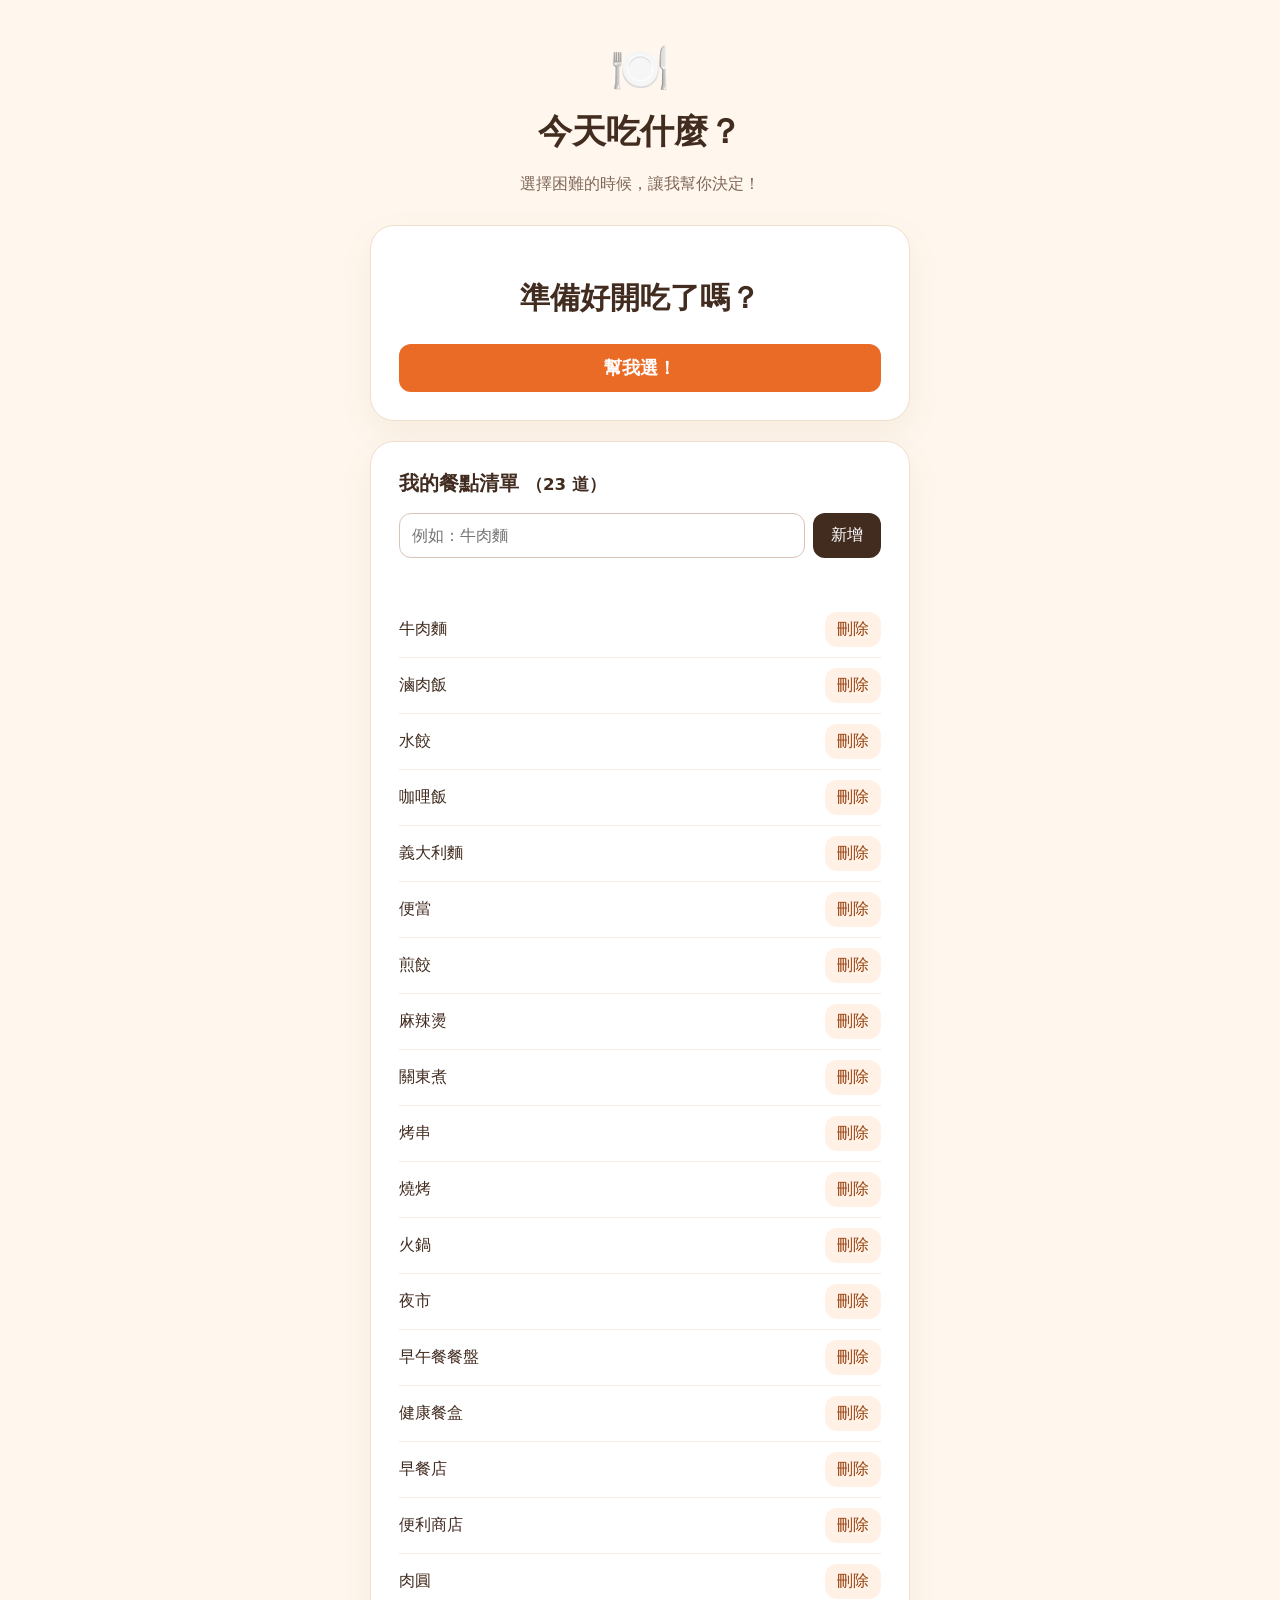
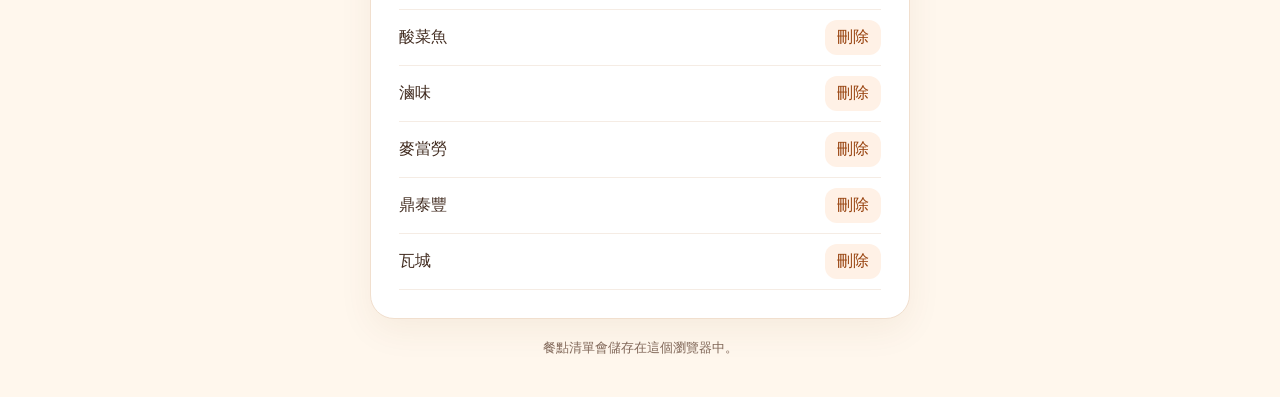
<file: index.html>
<!DOCTYPE html>
<html lang="zh-Hant">
<head>
  <meta charset="UTF-8">
  <meta name="viewport" content="width=device-width, initial-scale=1.0">
  <title>今天吃什麼？</title>
  <style>
    * { box-sizing: border-box; }
    body { margin: 0; min-height: 100vh; padding: 40px 20px; background: #fff7ed; color: #422c20; font-family: system-ui, sans-serif; }
    main { max-width: 540px; margin: auto; }
    header { text-align: center; margin-bottom: 28px; }
    h1 { font-size: 34px; margin: 12px 0; }
    p { color: #806758; line-height: 1.6; }
    .card { background: white; border: 1px solid #f1dfce; border-radius: 24px; padding: 28px; box-shadow: 0 12px 35px #6d3e1510; margin-bottom: 20px; }
    .draw { text-align: center; }
    #result { font-size: 30px; font-weight: bold; min-height: 90px; display: grid; place-items: center; overflow-wrap: anywhere; }
    button, input { font: inherit; border-radius: 12px; }
    button { cursor: pointer; border: 0; padding: 12px 18px; }
    button:focus-visible, input:focus-visible { outline: 3px solid #8c4a16; outline-offset: 3px; }
    #pick { width: 100%; background: #ea6b26; color: white; font-weight: bold; font-size: 18px; }
    #pick:hover { background: #ce5515; }
    h2 { margin-top: 0; font-size: 20px; }
    form { display: flex; gap: 8px; }
    input { min-width: 0; width: 100%; border: 1px solid #d7c4b6; padding: 12px; }
    form button { background: #422c20; color: white; flex-shrink: 0; }
    #message { font-size: 14px; min-height: 24px; margin: 10px 0; }
    ul { list-style: none; padding: 0; margin: 0; }
    li { display: flex; align-items: center; justify-content: space-between; gap: 12px; padding: 10px 0; border-bottom: 1px solid #f5ece4; }
    li span { overflow-wrap: anywhere; min-width: 0; }
    .remove { background: #fff1e6; color: #98430f; padding: 7px 12px; flex-shrink: 0; }
    footer { text-align: center; color: #806758; font-size: 13px; }
  </style>
</head>
<body>
  <main>
    <header><div style="font-size:48px" aria-hidden="true">🍽️</div><h1>今天吃什麼？</h1><p>選擇困難的時候，讓我幫你決定！</p></header>
    <section class="card draw" aria-label="隨機選餐點">
      <div id="result" role="status" aria-live="polite">準備好開吃了嗎？</div>
      <button id="pick" type="button">幫我選！</button>
    </section>
    <section class="card">
      <h2>我的餐點清單 <small id="count"></small></h2>
      <form id="add-form">
        <input id="meal-input" aria-label="餐點名稱" placeholder="例如：牛肉麵" maxlength="30" required>
        <button type="submit">新增</button>
      </form>
      <p id="message" role="status" aria-live="polite"></p>
      <ul id="meals"></ul>
    </section>
    <footer>餐點清單會儲存在這個瀏覽器中。</footer>
  </main>
  <script>
    const addedMeals = ['煎餃', '麻辣燙', '關東煮', '烤串', '燒烤', '火鍋', '夜市', '早午餐餐盤', '健康餐盒', '早餐店', '便利商店', '肉圓', '酸菜魚', '滷味', '麥當勞', '鼎泰豐', '瓦城'];
    const defaults = ['牛肉麵', '滷肉飯', '水餃', '咖哩飯', '義大利麵', '便當', ...addedMeals];
    const key = 'what-to-eat-meals-v1';
    let meals = [...defaults];
    try {
      const stored = JSON.parse(localStorage.getItem(key));
      if (Array.isArray(stored) && stored.every(item => typeof item === 'string' && item.trim() && item.length <= 30)) meals = stored;
      // 舊版清單只補入這次新增的選項一次，保留使用者自己的餐點。
      if (localStorage.getItem(key + '-options-20261006') !== '1') {
        meals = [...new Set([...meals, ...addedMeals])];
        localStorage.setItem(key, JSON.stringify(meals));
        localStorage.setItem(key + '-options-20261006', '1');
      }
    } catch (_) {}
    const list = document.getElementById('meals');
    const result = document.getElementById('result');
    const message = document.getElementById('message');
    const input = document.getElementById('meal-input');
    function save() {
      try { localStorage.setItem(key, JSON.stringify(meals)); }
      catch (_) { message.textContent = '目前無法儲存，重新整理後可能會重設清單。'; }
    }
    function render() {
      list.replaceChildren();
      document.getElementById('count').textContent = `（${meals.length} 道）`;
      if (!meals.length) {
        const empty = document.createElement('li');
        empty.textContent = '清單是空的，先新增一道餐點吧！';
        list.append(empty);
      }
      meals.forEach((meal, index) => {
        const row = document.createElement('li');
        const label = document.createElement('span');
        label.textContent = meal;
        const remove = document.createElement('button');
        remove.type = 'button';
        remove.className = 'remove';
        remove.textContent = '刪除';
        remove.setAttribute('aria-label', `刪除${meal}`);
        remove.addEventListener('click', () => {
          meals.splice(index, 1);
          message.textContent = `已刪除「${meal}」。`;
          result.textContent = '準備好開吃了嗎？';
          save(); render();
        });
        row.append(label, remove); list.append(row);
      });
    }
    document.getElementById('pick').addEventListener('click', () => {
      result.textContent = meals.length ? meals[Math.floor(Math.random() * meals.length)] : '先新增餐點吧！';
    });
    document.getElementById('add-form').addEventListener('submit', event => {
      event.preventDefault();
      const meal = input.value.trim();
      if (!meal) { message.textContent = '請輸入餐點名稱。'; return; }
      if (meals.includes(meal)) { message.textContent = '這道餐點已經在清單裡了！'; return; }
      meals.push(meal);
      input.value = '';
      message.textContent = `已新增「${meal}」。`;
      save(); render(); input.focus();
    });
    render();
  </script>
</body>
</html>
</file>
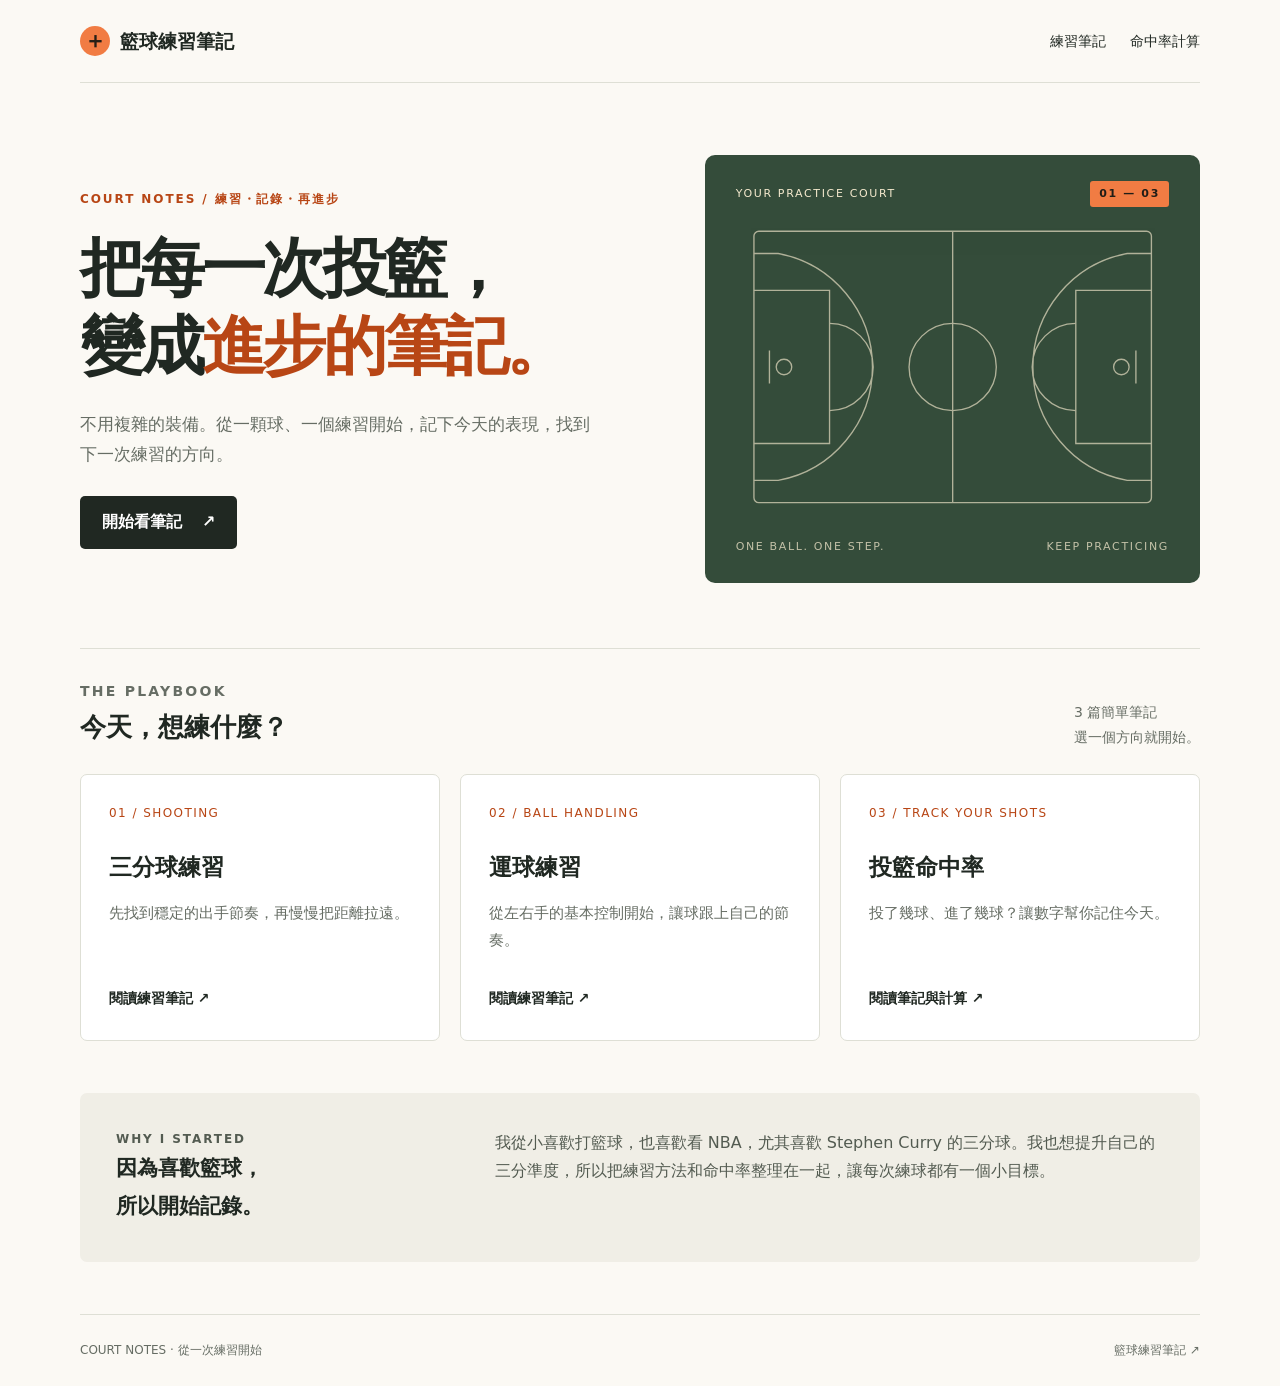
<file: basketball-notes/index.html>
<!doctype html>
<html lang="zh-Hant"><head><meta charset="UTF-8"><meta name="viewport" content="width=device-width,initial-scale=1"><meta name="description" content="簡單的籃球練習筆記：三分球、運球與投籃命中率計算。"><title>首頁｜籃球練習筆記</title><link rel="stylesheet" href="assets/style.css"></head><body><a class="skip" href="#main">跳至主要內容</a><div class="wrap"><header class="header"><a class="brand" href="index.html"><span class="ball" aria-hidden="true">＋</span>籃球練習筆記</a><nav class="nav" aria-label="主要導覽"><a href="index.html#notes">練習筆記</a><a href="notes/shooting-rate.html">命中率計算</a></nav></header><main id="main"><section class="hero"><div><p class="eyebrow">COURT NOTES / 練習・記錄・再進步</p><h1>把每一次投籃，<br>變成<em>進步的筆記。</em></h1><p class="intro">不用複雜的裝備。從一顆球、一個練習開始，記下今天的表現，找到下一次練習的方向。</p><a class="button" href="#notes">開始看筆記 <span aria-hidden="true">↗</span></a></div><div class="court"><div class="court-top"><span>YOUR PRACTICE COURT</span><b>01 — 03</b></div><svg viewBox="0 0 480 330" fill="none" aria-hidden="true"><rect x="35" y="25" width="410" height="280" rx="5"/><path d="M240 25v280M35 86h78v158H35M445 86h-78v158h78"/><circle cx="240" cy="165" r="45"/><path d="M113 120a45 45 0 0 1 0 90M367 120a45 45 0 0 0 0 90M35 48h25a119 119 0 0 1 0 234H35M445 48h-25a119 119 0 0 0 0 234h25"/><path d="M51 148v34m378-34v34"/><circle cx="66" cy="165" r="8"/><circle cx="414" cy="165" r="8"/></svg><div class="court-bottom"><span>ONE BALL. ONE STEP.</span><span>KEEP PRACTICING</span></div></div></section><section id="notes" aria-labelledby="notes-title"><div class="section-head"><div><p class="eyebrow">THE PLAYBOOK</p><h2 id="notes-title">今天，想練什麼？</h2></div><p>3 篇簡單筆記<br>選一個方向就開始。</p></div><div class="cards"><a class="note-card" href="notes/three-point.html"><span class="card-number">01 / SHOOTING</span><h3>三分球練習</h3><p>先找到穩定的出手節奏，再慢慢把距離拉遠。</p><span class="card-link">閱讀練習筆記 ↗</span></a><a class="note-card" href="notes/dribbling.html"><span class="card-number">02 / BALL HANDLING</span><h3>運球練習</h3><p>從左右手的基本控制開始，讓球跟上自己的節奏。</p><span class="card-link">閱讀練習筆記 ↗</span></a><a class="note-card" href="notes/shooting-rate.html"><span class="card-number">03 / TRACK YOUR SHOTS</span><h3>投籃命中率</h3><p>投了幾球、進了幾球？讓數字幫你記住今天。</p><span class="card-link">閱讀筆記與計算 ↗</span></a></div></section><section class="motivation" aria-labelledby="why-title"><div><p class="eyebrow">WHY I STARTED</p><h2 id="why-title">因為喜歡籃球，<br>所以開始記錄。</h2></div><p>我從小喜歡打籃球，也喜歡看 NBA，尤其喜歡 Stephen Curry 的三分球。我也想提升自己的三分準度，所以把練習方法和命中率整理在一起，讓每次練球都有一個小目標。</p></section></main><footer class="footer"><span>COURT NOTES · 從一次練習開始</span><a href="index.html">籃球練習筆記 ↗</a></footer></div></body></html>
</file>
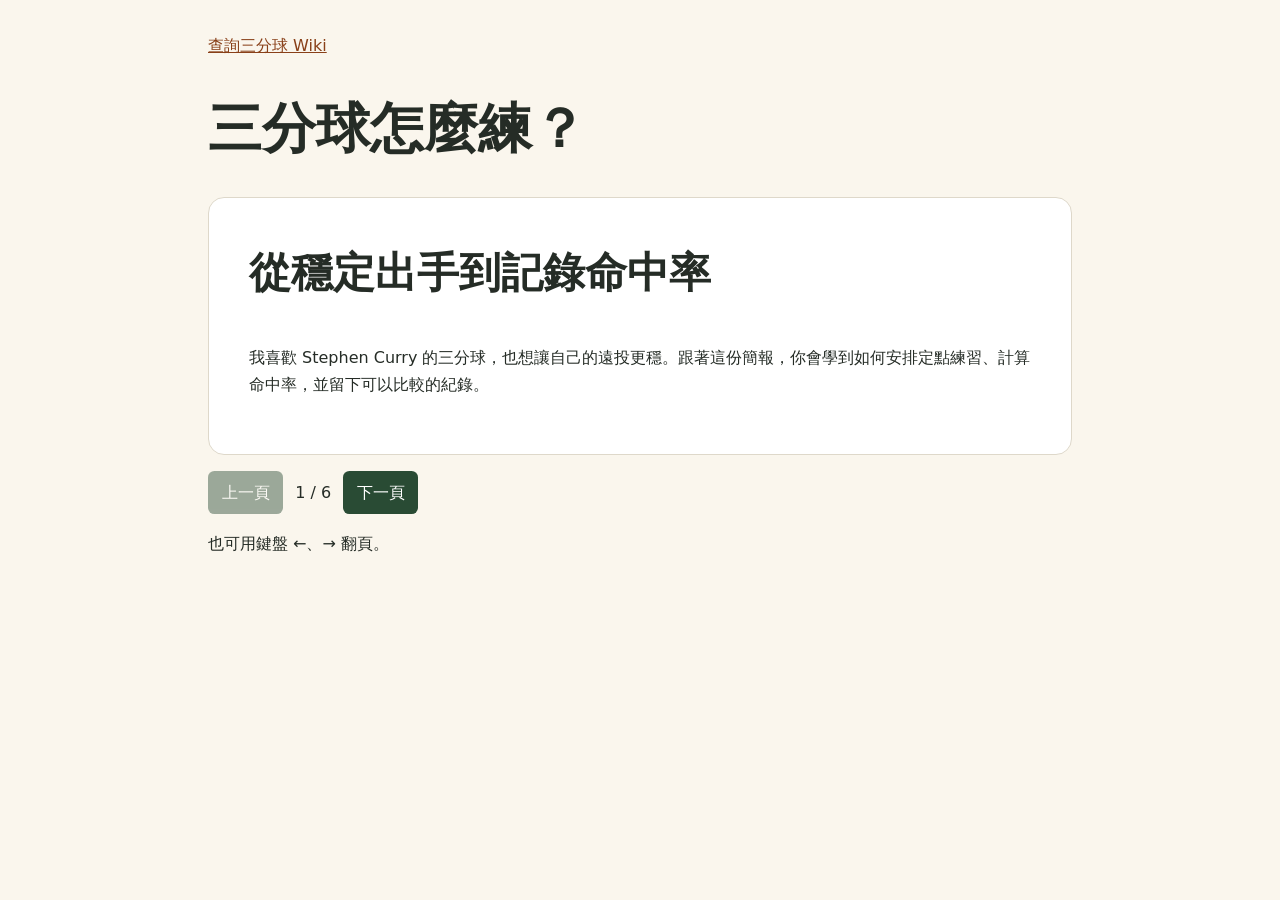
<file: three-point-wiki/index.html>
<!doctype html><html lang="zh-Hant"><head><meta charset="utf-8"><meta name="viewport" content="width=device-width, initial-scale=1"><title>三分球怎麼練？</title><style>*{box-sizing:border-box}body{margin:auto;max-width:960px;padding:2rem clamp(1rem,4vw,3rem);background:#faf6ed;color:#252c26;font:1rem/1.7 system-ui,sans-serif}a{color:#894019}header{margin-bottom:2rem}h1{line-height:1.2;font-size:clamp(2rem,5vw,3.4rem)}section,article{background:#fff;border:1px solid #ded8ca;border-radius:1rem;padding:clamp(1rem,4vw,2.5rem);margin-bottom:1rem}section h2{margin-top:0;font-size:clamp(1.6rem,4vw,2.6rem)}button,input{font:inherit;padding:.5rem .85rem}button{background:#294b34;color:white;border:0;border-radius:.4rem;cursor:pointer}button:disabled{opacity:.45;cursor:default}nav{display:flex;gap:.75rem;align-items:center;flex-wrap:wrap}small{display:block;margin-top:1.5rem}strong.score{font-size:2rem;color:#894019}label{display:block}input{width:min(100%,28rem)}a:focus-visible,button:focus-visible,input:focus-visible{outline:3px solid #bd5728;outline-offset:4px}</style></head><body><header><a href="wiki.html">查詢三分球 Wiki</a><h1>三分球怎麼練？</h1></header><main><section><h2>從穩定出手到記錄命中率</h2><p>我喜歡 Stephen Curry 的三分球，也想讓自己的遠投更穩。跟著這份簡報，你會學到如何安排定點練習、計算命中率，並留下可以比較的紀錄。</p></section><section hidden><h2>投籃基本動作</h2><p>站穩再出手，投籃手帶動球，另一手在側邊扶球；球離手後保持跟隨動作。</p></section><section hidden><h2>近框定點練習</h2><p>先站在籃框附近，同一位置重複練習。原教材有搭檔，自己練可以投完撿球，再回到同一點。</p></section><section hidden><h2>從近框到三分線</h2><p>先在近距離練習一致的出手與跟隨動作。這份簡報把它延伸成一個練習方法：動作能重複時再往後移，出手走樣就回到較近的位置。</p></section><section hidden><h2>三分命中率</h2><p>三分命中率是三分命中數除以三分出手數，再以百分比表示。零出手時不計算。</p><p><strong class="score">8 ÷ 20 × 100% ＝ 40%</strong></p><p>假設出手 20 球、命中 8 球。</p></section><section hidden><h2>練習紀錄</h2><p>分別記錄三分命中（3PM）和三分出手（3PA）。本專案另加日期、位置和練習方式，方便比較條件相近的紀錄。</p><p>教學示例，數字是虛構練習紀錄。</p><table><thead><tr><th scope="col">場次</th><th scope="col">位置</th><th scope="col">命中／出手</th><th scope="col">命中率</th></tr></thead><tbody><tr><td>第一次</td><td>左側定點</td><td>8 / 20</td><td>40%</td></tr><tr><td>第二次</td><td>左側定點</td><td>9 / 20</td><td>45%</td></tr></tbody></table><p>這兩次差一球。多記幾次，再比較條件相近的練習。</p></section></main><nav aria-label="簡報翻頁"><button id="prev" type="button">上一頁</button><span id="page" aria-live="polite"></span><button id="next" type="button">下一頁</button></nav><p>也可用鍵盤 ←、→ 翻頁。</p><script>const slides=[...document.querySelectorAll("main section")],prev=document.querySelector("#prev"),next=document.querySelector("#next"),page=document.querySelector("#page");let i=0;function show(n){i=Math.min(slides.length-1,Math.max(0,n));slides.forEach((s,j)=>s.hidden=j!==i);prev.disabled=i===0;next.disabled=i===slides.length-1;page.textContent=(i+1)+" / "+slides.length;}prev.onclick=()=>show(i-1);next.onclick=()=>show(i+1);document.addEventListener("keydown",e=>{if(e.key==="ArrowRight")show(i+1);if(e.key==="ArrowLeft")show(i-1);});show(0);</script></body></html>
</file>
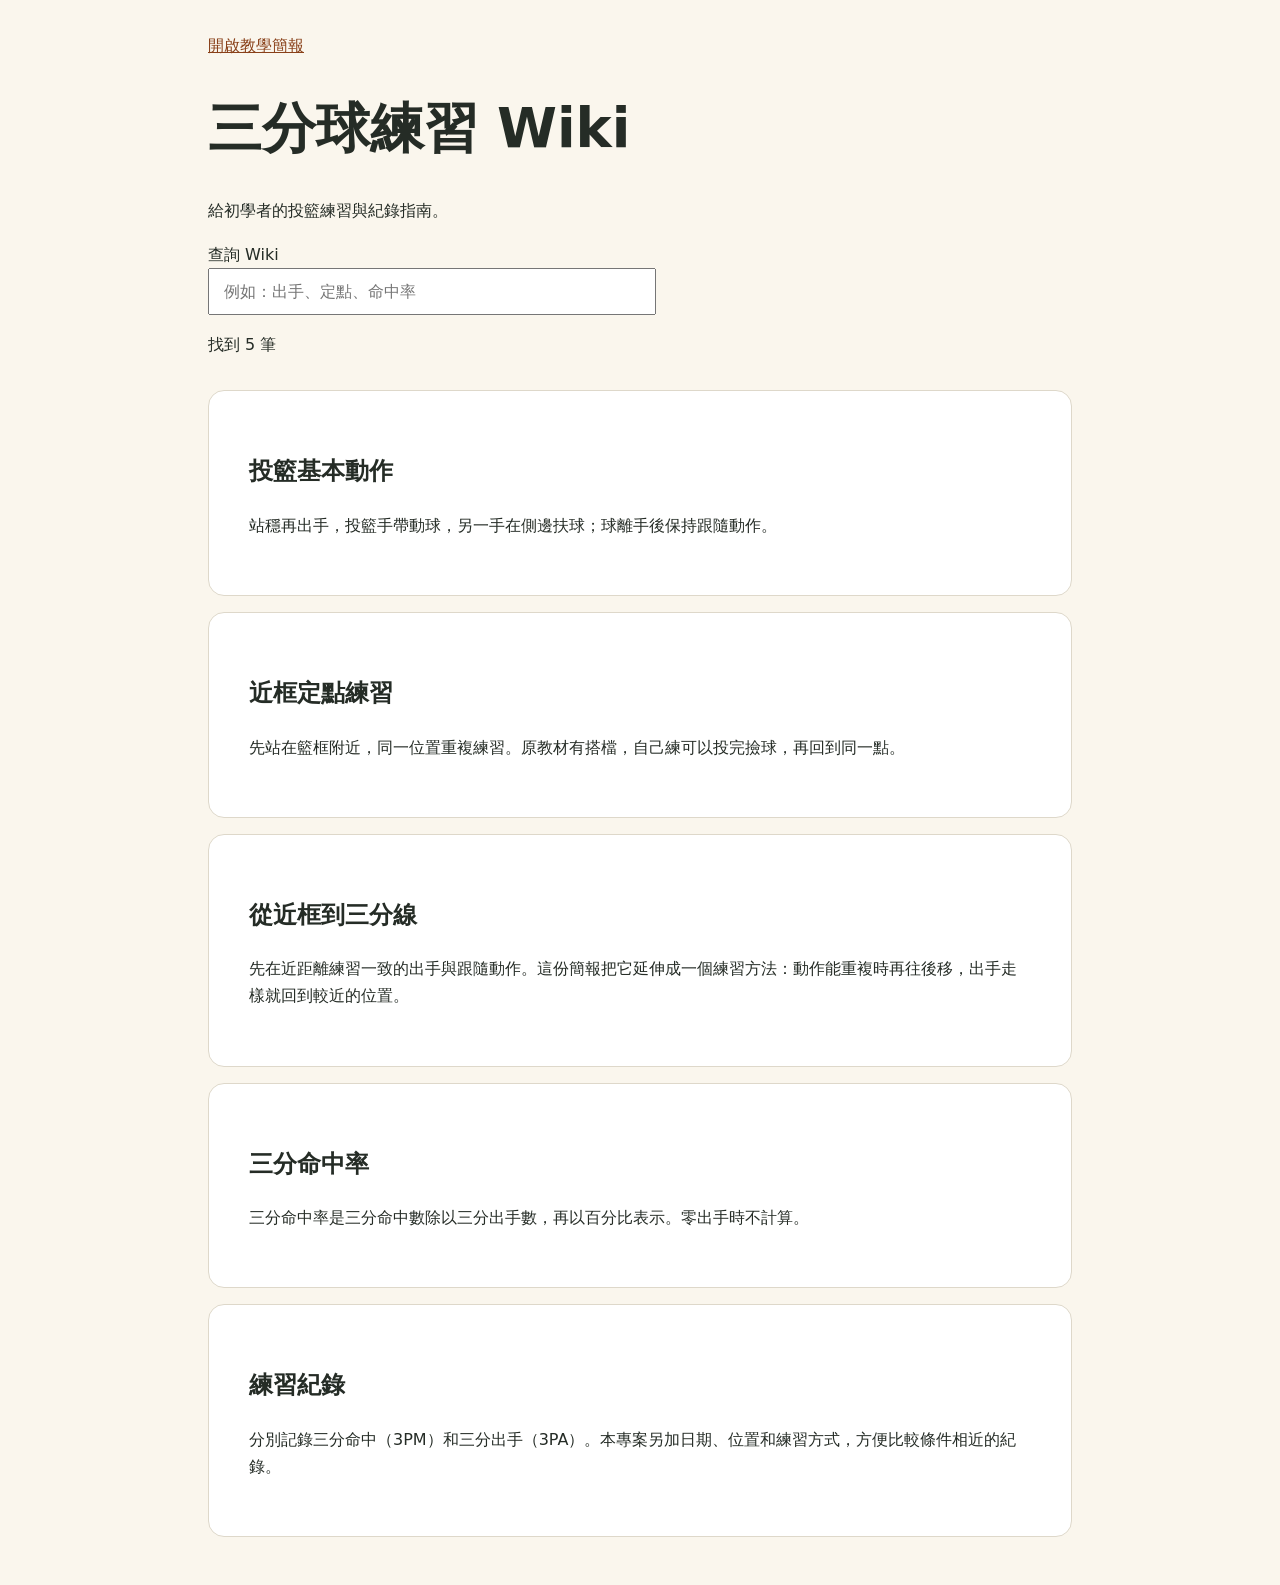
<file: three-point-wiki/wiki.html>
<!doctype html><html lang="zh-Hant"><head><meta charset="utf-8"><meta name="viewport" content="width=device-width, initial-scale=1"><title>三分球練習 Wiki</title><style>*{box-sizing:border-box}body{margin:auto;max-width:960px;padding:2rem clamp(1rem,4vw,3rem);background:#faf6ed;color:#252c26;font:1rem/1.7 system-ui,sans-serif}a{color:#894019}header{margin-bottom:2rem}h1{line-height:1.2;font-size:clamp(2rem,5vw,3.4rem)}section,article{background:#fff;border:1px solid #ded8ca;border-radius:1rem;padding:clamp(1rem,4vw,2.5rem);margin-bottom:1rem}section h2{margin-top:0;font-size:clamp(1.6rem,4vw,2.6rem)}button,input{font:inherit;padding:.5rem .85rem}button{background:#294b34;color:white;border:0;border-radius:.4rem;cursor:pointer}button:disabled{opacity:.45;cursor:default}nav{display:flex;gap:.75rem;align-items:center;flex-wrap:wrap}small{display:block;margin-top:1.5rem}strong.score{font-size:2rem;color:#894019}label{display:block}input{width:min(100%,28rem)}a:focus-visible,button:focus-visible,input:focus-visible{outline:3px solid #bd5728;outline-offset:4px}</style></head><body><header><a href="index.html">開啟教學簡報</a><h1>三分球練習 Wiki</h1><p>給初學者的投籃練習與紀錄指南。</p><label for="q">查詢 Wiki</label><input type="search" id="q" placeholder="例如：出手、定點、命中率"><p id="count" aria-live="polite"></p></header><main><article id="S01"><h2>投籃基本動作</h2><p>站穩再出手，投籃手帶動球，另一手在側邊扶球；球離手後保持跟隨動作。</p></article><article id="S02"><h2>近框定點練習</h2><p>先站在籃框附近，同一位置重複練習。原教材有搭檔，自己練可以投完撿球，再回到同一點。</p></article><article id="S03"><h2>從近框到三分線</h2><p>先在近距離練習一致的出手與跟隨動作。這份簡報把它延伸成一個練習方法：動作能重複時再往後移，出手走樣就回到較近的位置。</p></article><article id="S04"><h2>三分命中率</h2><p>三分命中率是三分命中數除以三分出手數，再以百分比表示。零出手時不計算。</p></article><article id="S05"><h2>練習紀錄</h2><p>分別記錄三分命中（3PM）和三分出手（3PA）。本專案另加日期、位置和練習方式，方便比較條件相近的紀錄。</p></article></main><script>const input=document.querySelector('#q'), entries=[...document.querySelectorAll('article')];function filter(){let n=0;for(const entry of entries){entry.hidden=!entry.textContent.toLowerCase().includes(input.value.trim().toLowerCase());if(!entry.hidden)n++;}document.querySelector('#count').textContent='找到 '+n+' 筆';}input.addEventListener('input',filter);filter();</script></body></html>
</file>
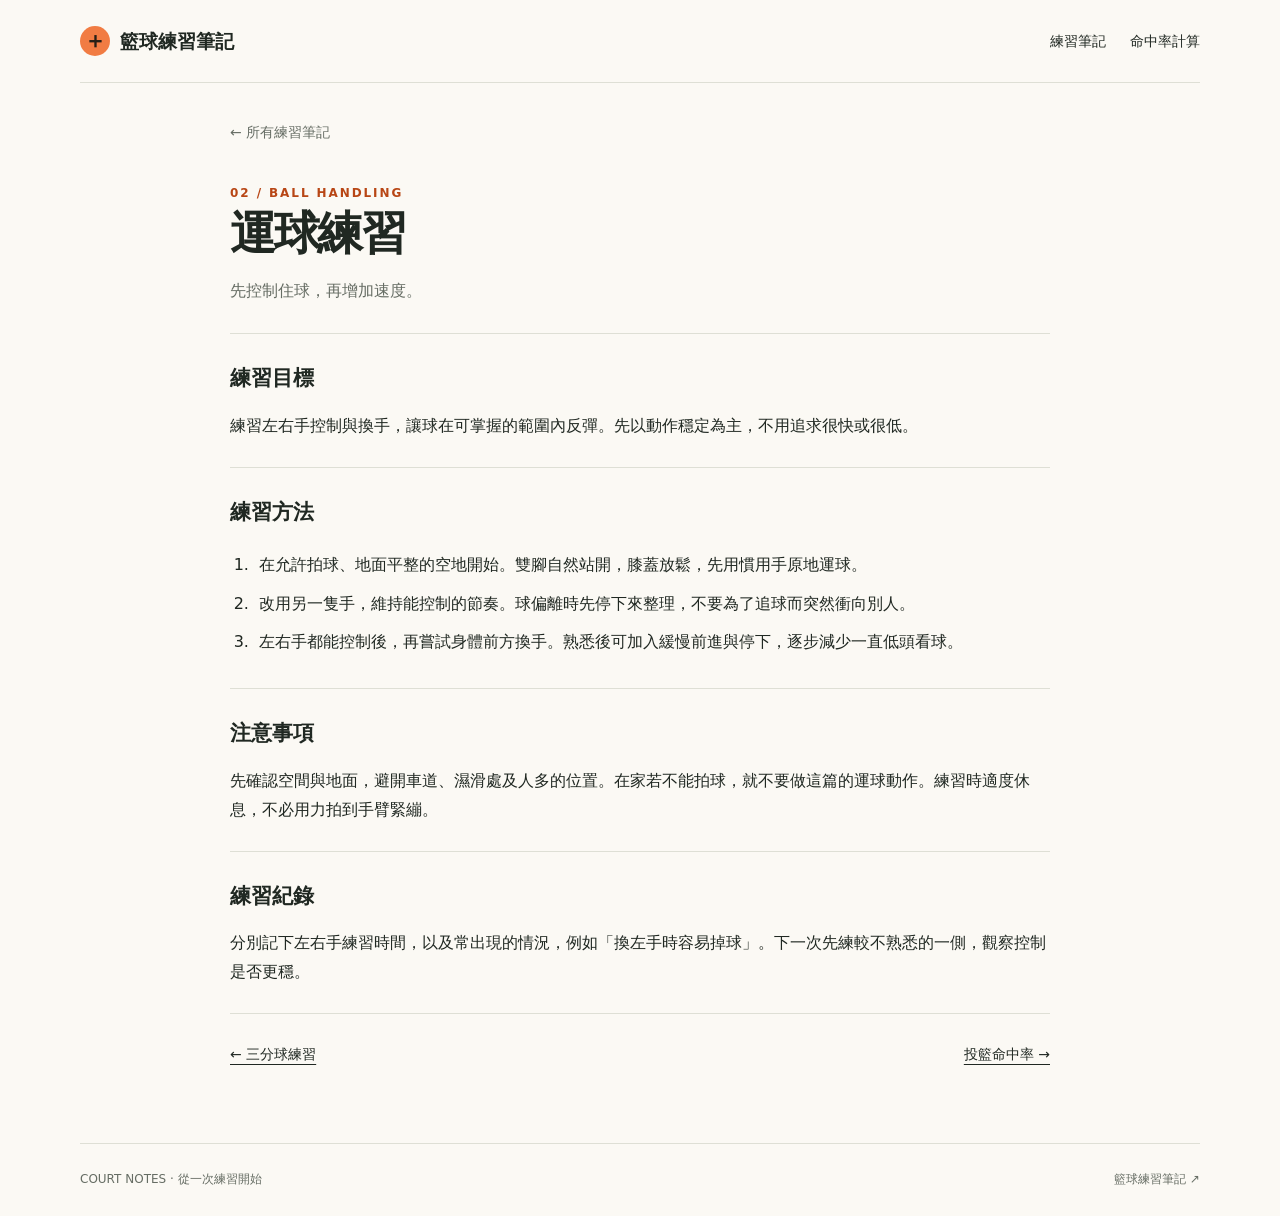
<file: basketball-notes/notes/dribbling.html>
<!doctype html>
<html lang="zh-Hant"><head><meta charset="UTF-8"><meta name="viewport" content="width=device-width,initial-scale=1"><meta name="description" content="簡單的籃球練習筆記：三分球、運球與投籃命中率計算。"><title>運球練習｜籃球練習筆記</title><link rel="stylesheet" href="../assets/style.css"></head><body><a class="skip" href="#main">跳至主要內容</a><div class="wrap"><header class="header"><a class="brand" href="../index.html"><span class="ball" aria-hidden="true">＋</span>籃球練習筆記</a><nav class="nav" aria-label="主要導覽"><a href="../index.html#notes">練習筆記</a><a href="../notes/shooting-rate.html">命中率計算</a></nav></header><main id="main" class="article"><a class="back" href="../index.html#notes">← 所有練習筆記</a><div class="article-head"><p class="eyebrow">02 / BALL HANDLING</p><h1>運球練習</h1><p>先控制住球，再增加速度。</p></div><section><h2>練習目標</h2><p>練習左右手控制與換手，讓球在可掌握的範圍內反彈。先以動作穩定為主，不用追求很快或很低。</p></section><section><h2>練習方法</h2><ol><li>在允許拍球、地面平整的空地開始。雙腳自然站開，膝蓋放鬆，先用慣用手原地運球。</li><li>改用另一隻手，維持能控制的節奏。球偏離時先停下來整理，不要為了追球而突然衝向別人。</li><li>左右手都能控制後，再嘗試身體前方換手。熟悉後可加入緩慢前進與停下，逐步減少一直低頭看球。</li></ol></section><section><h2>注意事項</h2><p>先確認空間與地面，避開車道、濕滑處及人多的位置。在家若不能拍球，就不要做這篇的運球動作。練習時適度休息，不必用力拍到手臂緊繃。</p></section><section><h2>練習紀錄</h2><p>分別記下左右手練習時間，以及常出現的情況，例如「換左手時容易掉球」。下一次先練較不熟悉的一側，觀察控制是否更穩。</p></section><nav class="article-nav" aria-label="文章導覽"><a href="three-point.html">← 三分球練習</a><a href="shooting-rate.html">投籃命中率 →</a></nav></main><footer class="footer"><span>COURT NOTES · 從一次練習開始</span><a href="../index.html">籃球練習筆記 ↗</a></footer></div></body></html>
</file>
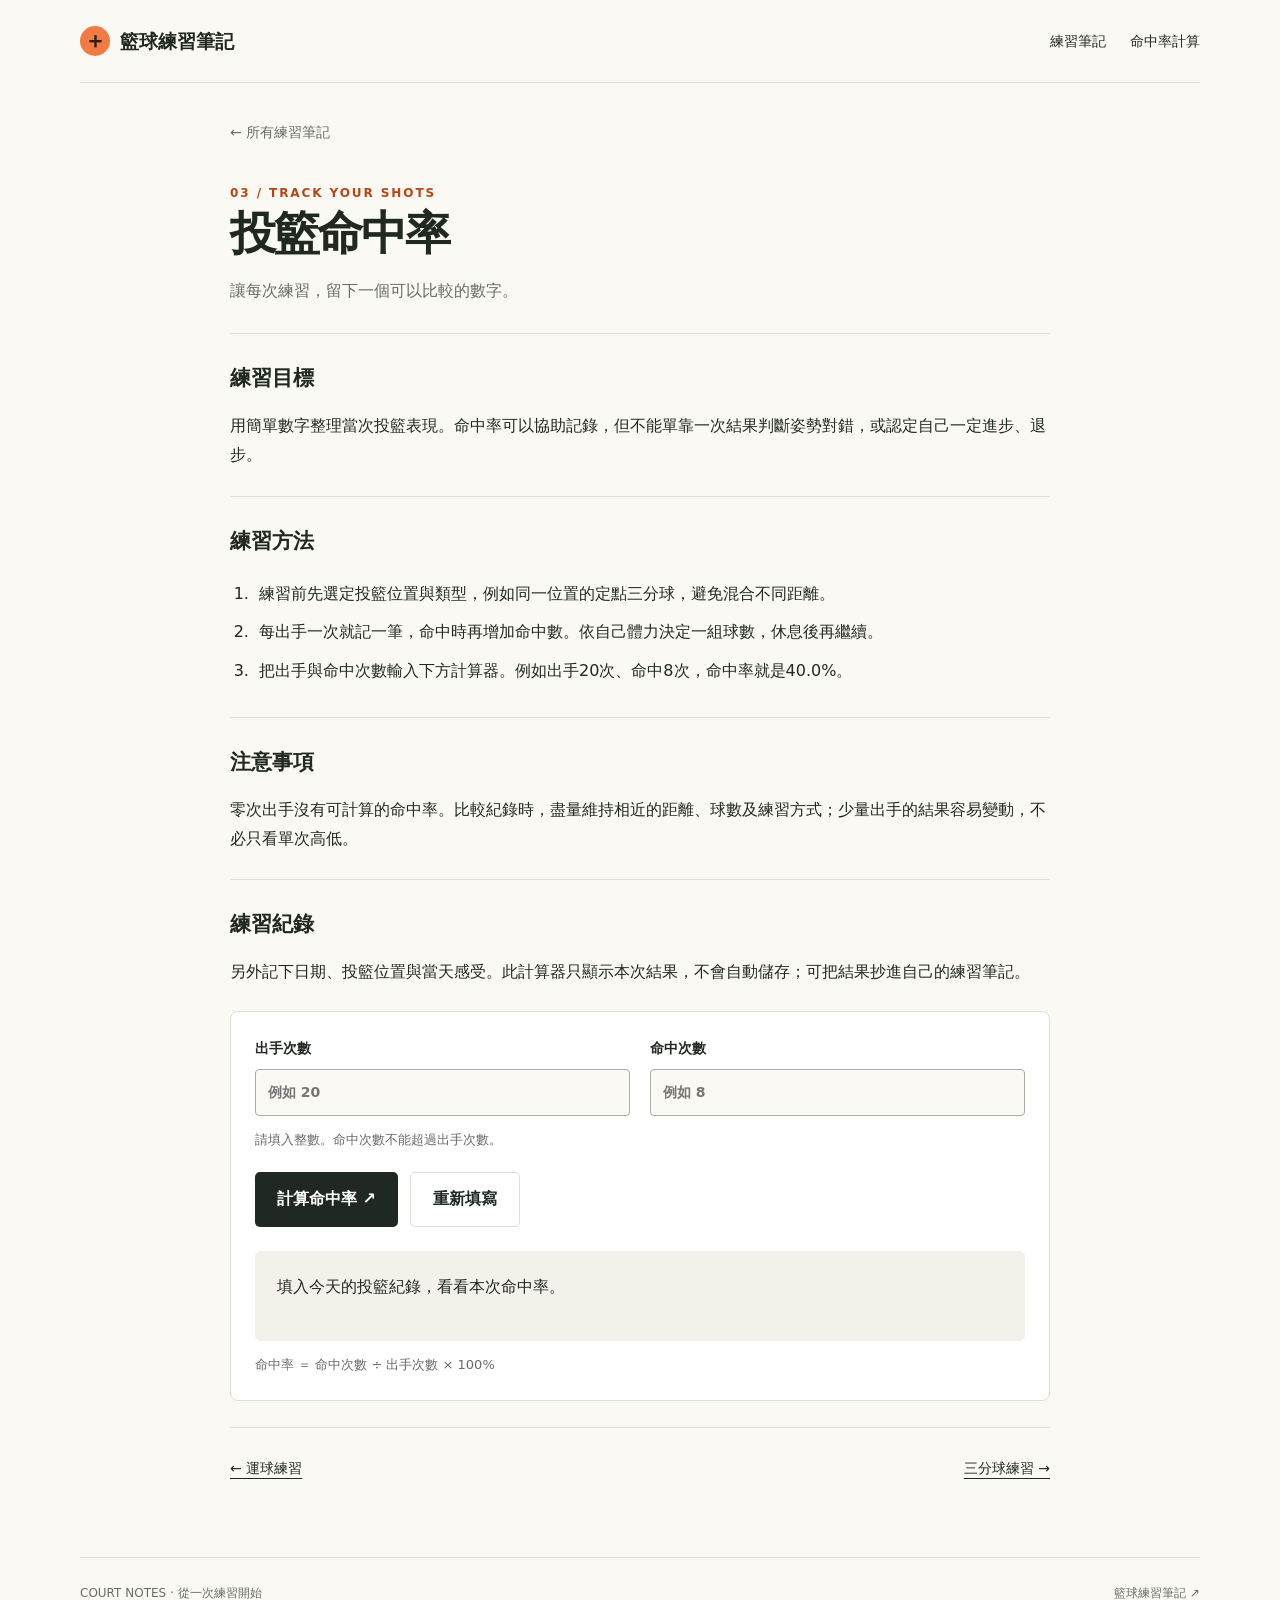
<file: basketball-notes/notes/shooting-rate.html>
<!doctype html>
<html lang="zh-Hant"><head><meta charset="UTF-8"><meta name="viewport" content="width=device-width,initial-scale=1"><meta name="description" content="簡單的籃球練習筆記：三分球、運球與投籃命中率計算。"><title>投籃命中率｜籃球練習筆記</title><link rel="stylesheet" href="../assets/style.css"></head><body><a class="skip" href="#main">跳至主要內容</a><div class="wrap"><header class="header"><a class="brand" href="../index.html"><span class="ball" aria-hidden="true">＋</span>籃球練習筆記</a><nav class="nav" aria-label="主要導覽"><a href="../index.html#notes">練習筆記</a><a href="../notes/shooting-rate.html">命中率計算</a></nav></header><main id="main" class="article"><a class="back" href="../index.html#notes">← 所有練習筆記</a><div class="article-head"><p class="eyebrow">03 / TRACK YOUR SHOTS</p><h1>投籃命中率</h1><p>讓每次練習，留下一個可以比較的數字。</p></div><section><h2>練習目標</h2><p>用簡單數字整理當次投籃表現。命中率可以協助記錄，但不能單靠一次結果判斷姿勢對錯，或認定自己一定進步、退步。</p></section><section><h2>練習方法</h2><ol><li>練習前先選定投籃位置與類型，例如同一位置的定點三分球，避免混合不同距離。</li><li>每出手一次就記一筆，命中時再增加命中數。依自己體力決定一組球數，休息後再繼續。</li><li>把出手與命中次數輸入下方計算器。例如出手20次、命中8次，命中率就是40.0%。</li></ol></section><section><h2>注意事項</h2><p>零次出手沒有可計算的命中率。比較紀錄時，盡量維持相近的距離、球數及練習方式；少量出手的結果容易變動，不必只看單次高低。</p></section><section><h2>練習紀錄</h2><p>另外記下日期、投籃位置與當天感受。此計算器只顯示本次結果，不會自動儲存；可把結果抄進自己的練習筆記。</p><form id="rate-form" class="calculator" novalidate><div class="fields"><label for="attempts">出手次數<input id="attempts" name="attempts" type="number" min="1" step="1" inputmode="numeric" placeholder="例如 20" required aria-describedby="rate-help"></label><label for="made">命中次數<input id="made" name="made" type="number" min="0" step="1" inputmode="numeric" placeholder="例如 8" required aria-describedby="rate-help"></label></div><p id="rate-help" class="formula">請填入整數。命中次數不能超過出手次數。</p><div class="actions"><button class="button" type="submit">計算命中率 ↗</button><button class="button secondary" type="reset">重新填寫</button></div><p id="rate-result" class="result" role="status" aria-live="polite" aria-atomic="true">填入今天的投籃紀錄，看看本次命中率。</p><p class="formula">命中率 ＝ 命中次數 ÷ 出手次數 × 100%</p></form></section><nav class="article-nav" aria-label="文章導覽"><a href="dribbling.html">← 運球練習</a><a href="three-point.html">三分球練習 →</a></nav></main><footer class="footer"><span>COURT NOTES · 從一次練習開始</span><a href="../index.html">籃球練習筆記 ↗</a></footer></div><script src="../assets/app.js" defer></script></body></html>
</file>
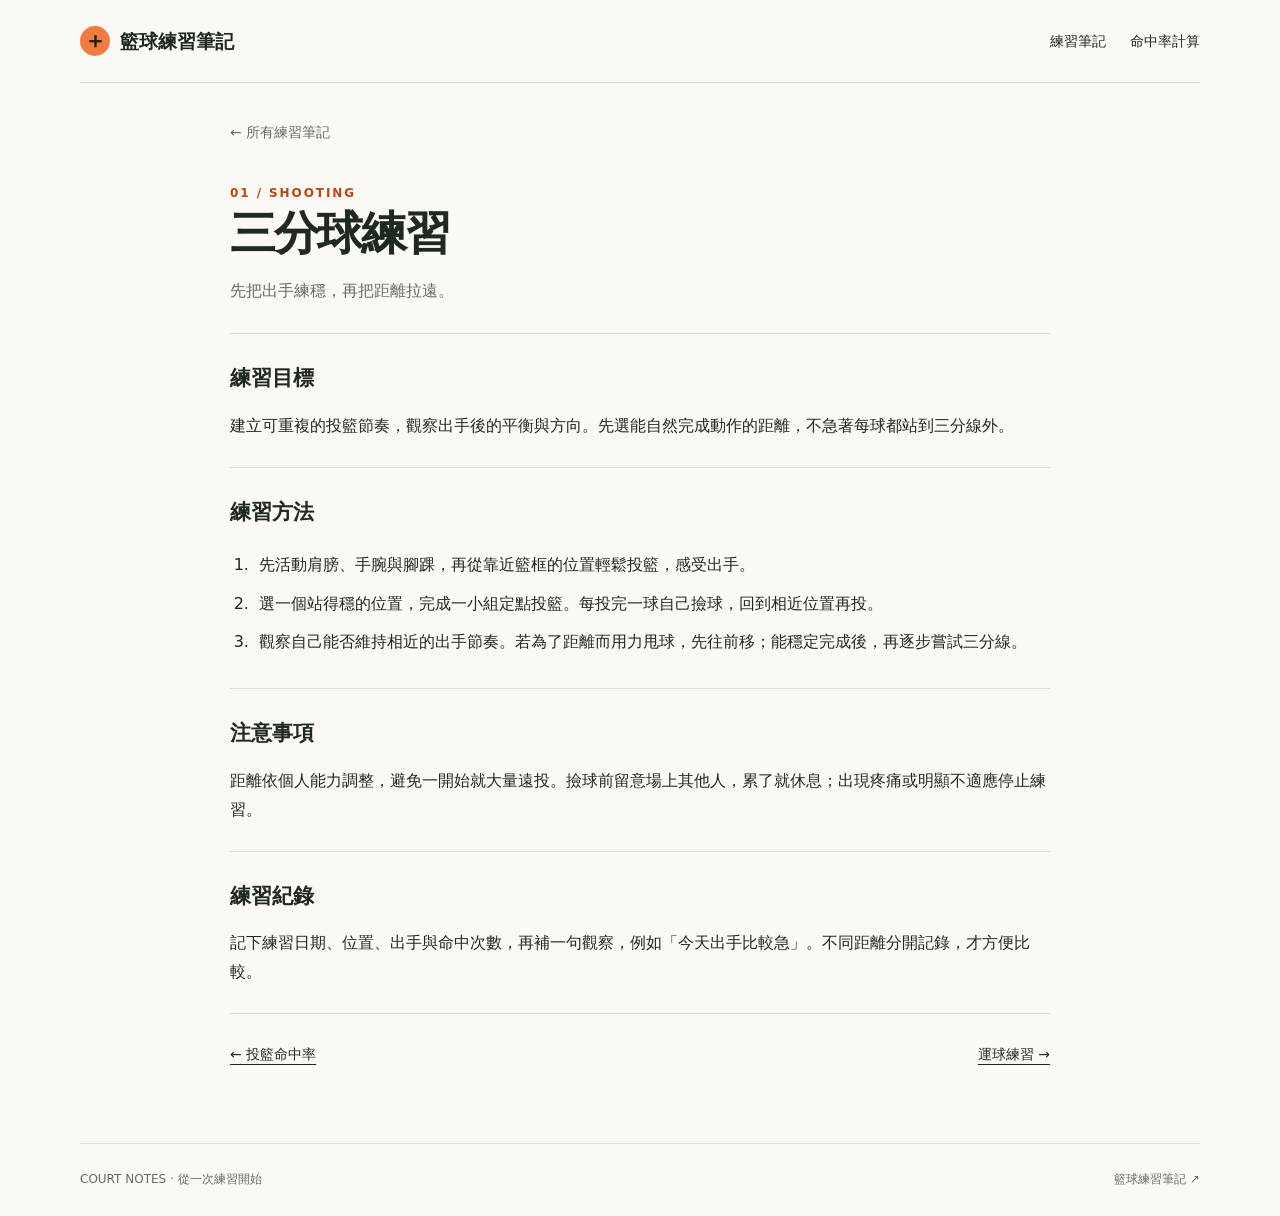
<file: basketball-notes/notes/three-point.html>
<!doctype html>
<html lang="zh-Hant"><head><meta charset="UTF-8"><meta name="viewport" content="width=device-width,initial-scale=1"><meta name="description" content="簡單的籃球練習筆記：三分球、運球與投籃命中率計算。"><title>三分球練習｜籃球練習筆記</title><link rel="stylesheet" href="../assets/style.css"></head><body><a class="skip" href="#main">跳至主要內容</a><div class="wrap"><header class="header"><a class="brand" href="../index.html"><span class="ball" aria-hidden="true">＋</span>籃球練習筆記</a><nav class="nav" aria-label="主要導覽"><a href="../index.html#notes">練習筆記</a><a href="../notes/shooting-rate.html">命中率計算</a></nav></header><main id="main" class="article"><a class="back" href="../index.html#notes">← 所有練習筆記</a><div class="article-head"><p class="eyebrow">01 / SHOOTING</p><h1>三分球練習</h1><p>先把出手練穩，再把距離拉遠。</p></div><section><h2>練習目標</h2><p>建立可重複的投籃節奏，觀察出手後的平衡與方向。先選能自然完成動作的距離，不急著每球都站到三分線外。</p></section><section><h2>練習方法</h2><ol><li>先活動肩膀、手腕與腳踝，再從靠近籃框的位置輕鬆投籃，感受出手。</li><li>選一個站得穩的位置，完成一小組定點投籃。每投完一球自己撿球，回到相近位置再投。</li><li>觀察自己能否維持相近的出手節奏。若為了距離而用力甩球，先往前移；能穩定完成後，再逐步嘗試三分線。</li></ol></section><section><h2>注意事項</h2><p>距離依個人能力調整，避免一開始就大量遠投。撿球前留意場上其他人，累了就休息；出現疼痛或明顯不適應停止練習。</p></section><section><h2>練習紀錄</h2><p>記下練習日期、位置、出手與命中次數，再補一句觀察，例如「今天出手比較急」。不同距離分開記錄，才方便比較。</p></section><nav class="article-nav" aria-label="文章導覽"><a href="shooting-rate.html">← 投籃命中率</a><a href="dribbling.html">運球練習 →</a></nav></main><footer class="footer"><span>COURT NOTES · 從一次練習開始</span><a href="../index.html">籃球練習筆記 ↗</a></footer></div></body></html>
</file>
<file: basketball-notes/assets/style.css>
:root{--ink:#202822;--muted:#666d64;--orange:#b84615;--bright:#f17c43;--cream:#fbf9f4;--line:#dedfd5;--green:#344c3a}*{box-sizing:border-box}html{scroll-behavior:smooth}body{margin:0;background:var(--cream);color:var(--ink);font-family:system-ui,-apple-system,"Segoe UI","Microsoft JhengHei",sans-serif;line-height:1.8}a{color:inherit;text-underline-offset:5px}button,input{font:inherit}a:focus-visible,button:focus-visible,input:focus-visible{outline:3px solid var(--orange);outline-offset:5px}.wrap{width:min(1120px,calc(100% - 48px));margin:auto}.skip{position:absolute;left:24px;top:-80px;z-index:9;background:#fff;padding:8px 18px}.skip:focus{top:8px}.header{display:flex;align-items:center;justify-content:space-between;gap:18px;padding:24px 0;border-bottom:1px solid var(--line)}.brand{font-weight:800;font-size:19px;text-decoration:none;display:flex;align-items:center;gap:10px}.ball{display:inline-flex;align-items:center;justify-content:center;border-radius:50%;width:30px;height:30px;background:var(--bright);color:#261f16;font-size:22px}.nav{display:flex;gap:24px;font-size:14px}.nav a{text-decoration:none}.nav a:hover{color:var(--orange)}.eyebrow{font-size:12px;letter-spacing:.16em;font-weight:800;color:var(--orange);margin:0 0 18px}.hero{display:grid;grid-template-columns:1.15fr 1fr;gap:55px;align-items:center;padding:72px 0 65px}h1{font-size:clamp(36px,5vw,64px);letter-spacing:-.05em;line-height:1.22;margin:0 0 24px}h1 em{font-style:normal;color:var(--orange)}.intro{font-size:17px;color:var(--muted);max-width:520px;margin-bottom:26px}.button{display:inline-flex;align-items:center;justify-content:center;gap:20px;background:var(--ink);color:#fff;border:0;text-decoration:none;padding:12px 22px;border-radius:5px;font-weight:650;cursor:pointer}.button:hover{background:var(--green)}.button.secondary{background:transparent;color:var(--ink);border:1px solid var(--line)}.court{background:var(--green);color:#f4e9cd;border-radius:10px;padding:26px 15px;position:relative;overflow:hidden}.court svg{width:100%;stroke:currentColor;stroke-width:1.4;opacity:.65}.court-top,.court-bottom{display:flex;justify-content:space-between;align-items:center;padding:0 16px;font-size:11px;letter-spacing:.15em}.court-top b{background:var(--bright);color:#201d17;padding:3px 9px;border-radius:3px}.court-bottom{opacity:.75}.section-head{border-top:1px solid var(--line);padding-top:30px;display:flex;justify-content:space-between;align-items:end;margin-bottom:24px;gap:20px}.section-head h2{font-size:26px;margin:0}.section-head p{margin:0;color:var(--muted);font-size:14px}.cards{display:grid;grid-template-columns:repeat(3,1fr);gap:20px}.note-card{display:flex;flex-direction:column;padding:28px;background:white;border:1px solid var(--line);border-radius:7px;text-decoration:none;transition:transform .15s,border-color .15s}.note-card:hover{transform:translateY(-4px);border-color:var(--orange)}.card-number{font-size:12px;color:var(--orange);letter-spacing:.12em}.note-card h3{font-size:23px;margin:22px 0 12px}.note-card p{margin:0 0 32px;color:var(--muted);font-size:15px}.card-link{margin-top:auto;font-size:14px;font-weight:700}.motivation{display:grid;grid-template-columns:1fr 2fr;gap:44px;padding:36px;margin:52px 0;background:#f0eee6;border-radius:7px}.motivation h2{font-size:21px;margin:0}.motivation p{margin:0;color:#535b51}.footer{display:flex;justify-content:space-between;gap:16px;border-top:1px solid var(--line);padding:25px 0;margin-top:48px;font-size:12px;color:var(--muted)}.footer a{text-decoration:none}.article{max-width:820px;margin:0 auto;padding-top:35px}.back{color:var(--muted);font-size:14px;text-decoration:none}.article-head{padding:36px 0 28px;border-bottom:1px solid var(--line)}.article-head h1{font-size:clamp(32px,5vw,46px);margin-bottom:16px}.article-head p:last-child{color:var(--muted);margin:0}.article section{padding:26px 0;border-bottom:1px solid var(--line)}.article h2{font-size:21px;margin:0 0 14px}.article p{margin:0}.article ol{margin:0;padding-left:24px}.article li{padding:5px 0 5px 5px}.article-nav{display:flex;justify-content:space-between;flex-wrap:wrap;gap:16px;padding:28px 0;font-size:14px}.calculator{background:#fff;border:1px solid var(--line);border-radius:8px;padding:24px;margin-top:24px}.fields{display:grid;grid-template-columns:1fr 1fr;gap:20px}.fields label{display:block;font-size:14px;font-weight:700}.fields input{display:block;width:100%;background:var(--cream);border:1px solid #a9afa4;border-radius:4px;padding:10px 12px;margin-top:8px;color:var(--ink)}.actions{display:flex;gap:12px;flex-wrap:wrap;margin-top:20px}.result{margin-top:24px!important;padding:22px;border-radius:5px;background:#f3f1e9;min-height:90px}.result strong{font-size:34px;color:var(--orange);display:block;line-height:1.4}.result.error{color:#a42513;background:#fff1ed}.formula{font-size:13px;color:var(--muted);margin-top:12px!important}@media(max-width:720px){.wrap{width:calc(100% - 36px)}.header{padding:18px 0;align-items:flex-start}.brand{font-size:16px}.nav{gap:12px;font-size:12px}.hero{grid-template-columns:1fr;gap:32px;padding:44px 0}.court{max-width:520px}.cards{grid-template-columns:1fr}.note-card h3{margin:14px 0 8px}.note-card p{margin-bottom:18px}.motivation{grid-template-columns:1fr;gap:14px;margin:32px 0;padding:24px}.section-head{align-items:start}.section-head p{max-width:140px}.footer{flex-direction:column;gap:5px}.fields{grid-template-columns:1fr}.article-head{padding-top:25px}.calculator{padding:18px}}@media(prefers-reduced-motion:reduce){html{scroll-behavior:auto}.note-card{transition:none}}
</file>
